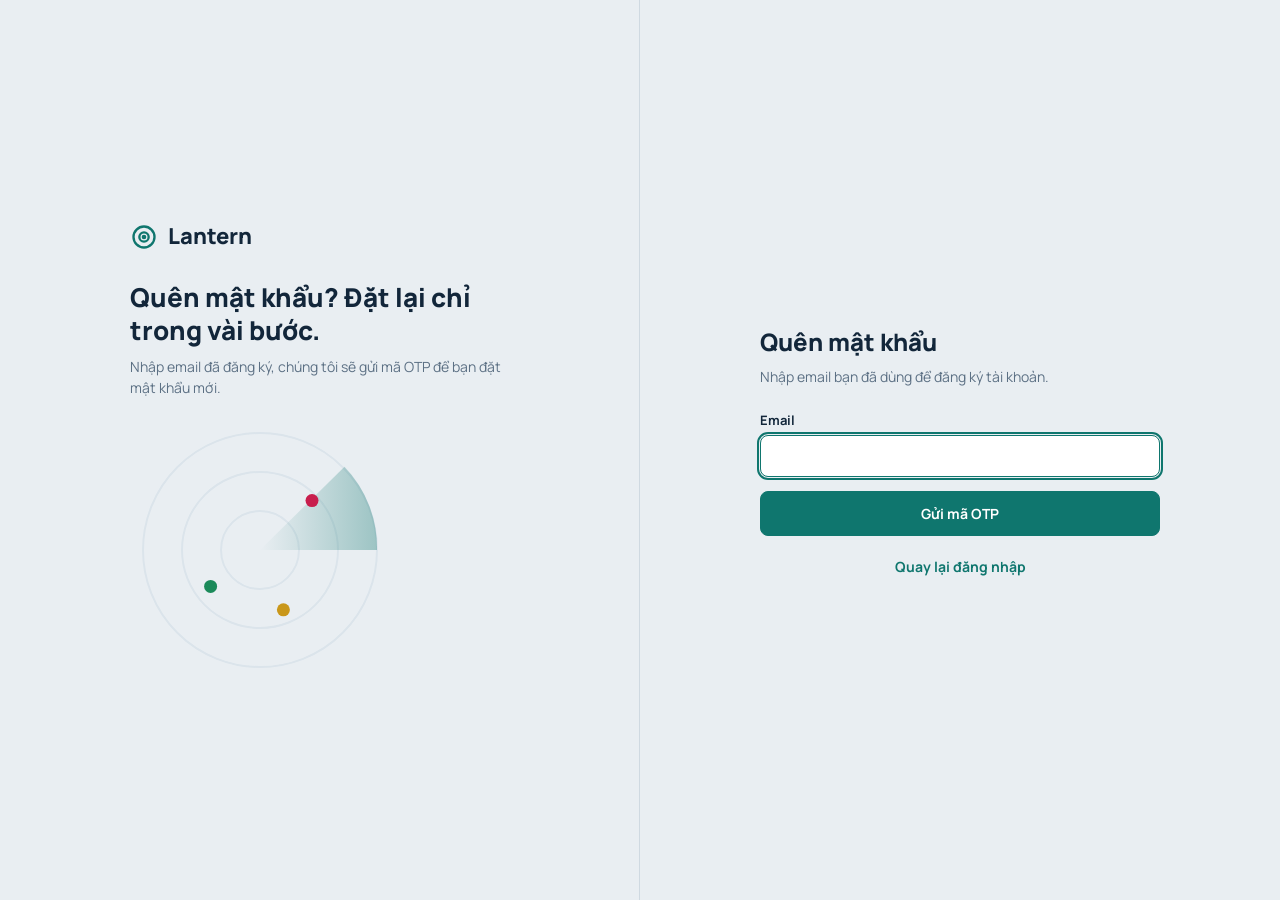
<file: pages/forgot.html>
<!DOCTYPE html>
<html lang="vi">
<head>
<meta charset="utf-8">
<meta name="viewport" content="width=device-width, initial-scale=1, viewport-fit=cover">
<title>Quên mật khẩu - Lantern</title>
<link rel="icon" type="image/svg+xml" href="/static/favicon.svg?v=2">
<link rel="icon" type="image/png" sizes="32x32" href="/static/favicon-32.png?v=2">
<link rel="shortcut icon" href="/static/favicon.ico?v=2">
<link rel="apple-touch-icon" href="/static/apple-touch-icon.png?v=2">
<link rel="preconnect" href="https://fonts.googleapis.com">
<link href="https://fonts.googleapis.com/css2?family=Manrope:wght@400;500;700;800&display=swap" rel="stylesheet">
<script src="/static/prefs.js?v=3"></script>
<link rel="stylesheet" href="/static/auth.css">
</head>
<body>
<aside class="side"><div class="in">
 <div class="brand"><svg viewBox="0 0 24 24" fill="none" stroke="var(--acc)" stroke-width="2"><circle cx="12" cy="12" r="9"/><circle cx="12" cy="12" r="4"/><circle cx="12" cy="12" r="1" fill="var(--acc)"/></svg>Lantern</div>
 <h2>Quên mật khẩu? Đặt lại chỉ trong vài bước.</h2>
 <p>Nhập email đã đăng ký, chúng tôi sẽ gửi mã OTP để bạn đặt mật khẩu mới.</p>
 <svg class="radar" viewBox="0 0 200 200" aria-hidden="true"><defs><linearGradient id="g" x1="0" y1="0" x2="1" y2="0"><stop offset="0" stop-color="var(--acc)" stop-opacity="0"/><stop offset="1" stop-color="var(--acc)" stop-opacity=".35"/></linearGradient></defs>
  <circle cx="100" cy="100" r="90" fill="none" stroke="var(--ring)" stroke-width="1.5"/><circle cx="100" cy="100" r="60" fill="none" stroke="var(--ring)" stroke-width="1.5"/><circle cx="100" cy="100" r="30" fill="none" stroke="var(--ring)" stroke-width="1.5"/>
  <path class="sweep" d="M100 100 L190 100 A90 90 0 0 0 165 36 Z" fill="url(#g)"/>
  <circle cx="140" cy="62" r="5" fill="var(--crit)"/><circle cx="62" cy="128" r="5" fill="var(--ok)"/><circle cx="118" cy="146" r="5" fill="var(--med)"/></svg>
</div></aside>
<main class="form"><div class="card">
 <h1>Quên mật khẩu</h1>
 <p class="sub">Nhập email bạn đã dùng để đăng ký tài khoản.</p>
 <div class="err" id="err" role="alert" aria-live="assertive"></div>
 <form id="f" novalidate>
  <label class="f"><span class="l">Email</span><span class="inp"><input type="email" name="email" id="email" autocomplete="email" maxlength="254" required autofocus></span></label>
  <button class="btn" id="go">Gửi mã OTP</button>
 </form>
 <p class="alt"><a href="/login">Quay lại đăng nhập</a></p>
</div></main>
<script>
const f=document.getElementById('f'),err=document.getElementById('err'),go=document.getElementById('go');
function showErr(m,el){err.textContent=m;err.classList.add('show');if(el){el.setAttribute('aria-invalid','true');el.focus()}}
f.addEventListener('submit',async e=>{e.preventDefault();err.classList.remove('show');f.email.removeAttribute('aria-invalid');
 const email=f.email.value.trim();
 if(!/^[^@\s]+@[^@\s]+\.[^@\s]{2,}$/.test(email))return showErr('Email không hợp lệ.',f.email);
 go.disabled=true;go.textContent='Đang gửi…';
 try{
  const r=await fetch('/api/auth/forgot',{method:'POST',headers:{'Content-Type':'application/json'},credentials:'same-origin',body:JSON.stringify({email})});
  if(r.ok){location.replace('/reset');return}
  let m='Yêu cầu thất bại ('+r.status+').';try{const j=await r.json();if(typeof j.detail==='string')m=j.detail}catch(_){}
  showErr(m);
 }catch(_){showErr('Không kết nối được máy chủ. Kiểm tra lại server rồi thử lại.')}
 go.disabled=false;go.textContent='Gửi mã OTP'});
</script>
</body>
</html>
</file>
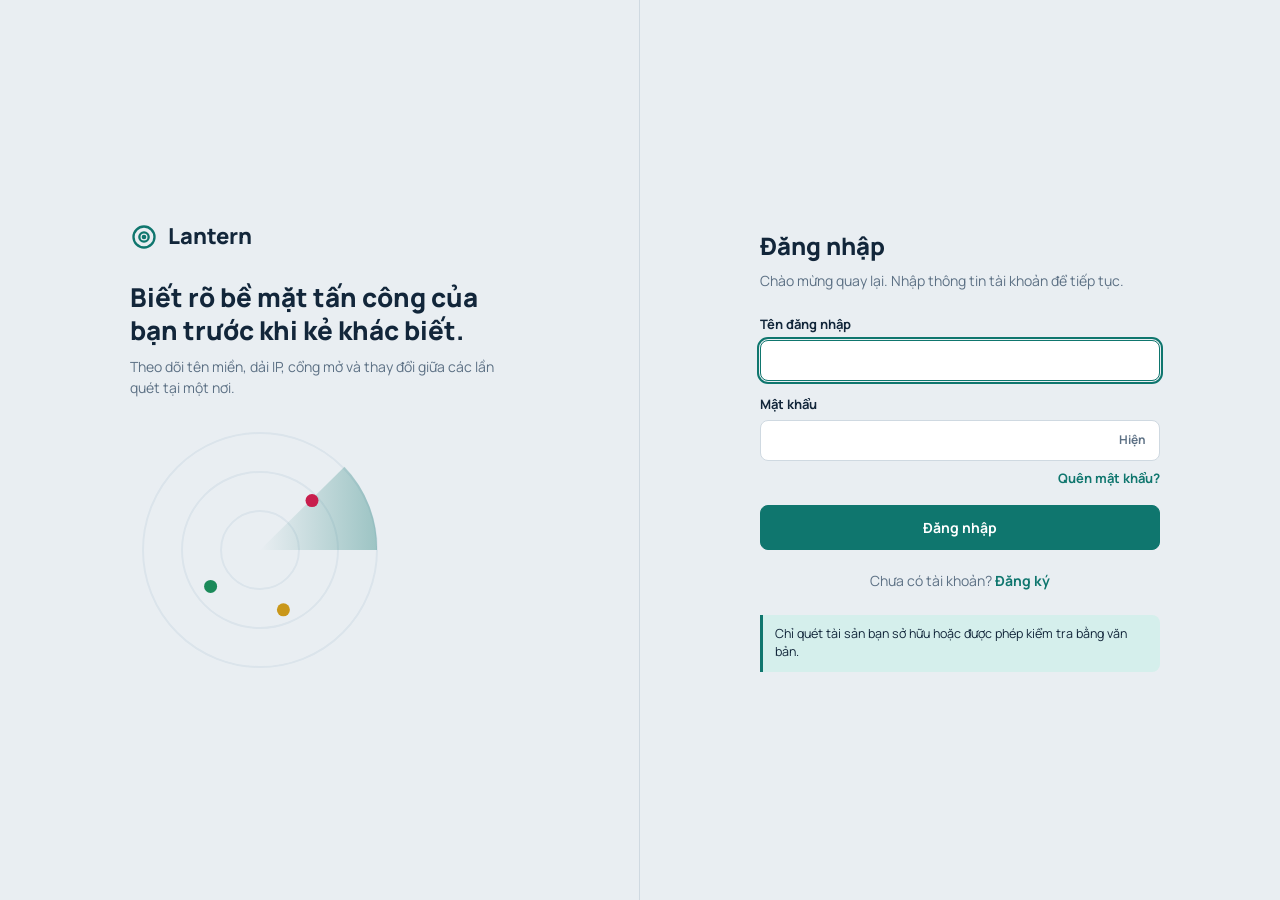
<file: pages/login.html>
<!DOCTYPE html>
<html lang="vi">
<head>
<meta charset="utf-8">
<meta name="viewport" content="width=device-width, initial-scale=1, viewport-fit=cover">
<title>Đăng nhập - Lantern</title>
<link rel="icon" type="image/svg+xml" href="/static/favicon.svg?v=2">
<link rel="icon" type="image/png" sizes="32x32" href="/static/favicon-32.png?v=2">
<link rel="shortcut icon" href="/static/favicon.ico?v=2">
<link rel="apple-touch-icon" href="/static/apple-touch-icon.png?v=2">
<link rel="preconnect" href="https://fonts.googleapis.com">
<link href="https://fonts.googleapis.com/css2?family=Manrope:wght@400;500;700;800&display=swap" rel="stylesheet">
<script src="/static/prefs.js?v=3"></script>
<link rel="stylesheet" href="/static/auth.css">
</head>
<body>
<aside class="side"><div class="in">
 <div class="brand"><svg viewBox="0 0 24 24" fill="none" stroke="var(--acc)" stroke-width="2"><circle cx="12" cy="12" r="9"/><circle cx="12" cy="12" r="4"/><circle cx="12" cy="12" r="1" fill="var(--acc)"/></svg>Lantern</div>
 <h2>Biết rõ bề mặt tấn công của bạn trước khi kẻ khác biết.</h2>
 <p>Theo dõi tên miền, dải IP, cổng mở và thay đổi giữa các lần quét tại một nơi.</p>
 <svg class="radar" viewBox="0 0 200 200" aria-hidden="true"><defs><linearGradient id="g" x1="0" y1="0" x2="1" y2="0"><stop offset="0" stop-color="var(--acc)" stop-opacity="0"/><stop offset="1" stop-color="var(--acc)" stop-opacity=".35"/></linearGradient></defs>
  <circle cx="100" cy="100" r="90" fill="none" stroke="var(--ring)" stroke-width="1.5"/><circle cx="100" cy="100" r="60" fill="none" stroke="var(--ring)" stroke-width="1.5"/><circle cx="100" cy="100" r="30" fill="none" stroke="var(--ring)" stroke-width="1.5"/>
  <path class="sweep" d="M100 100 L190 100 A90 90 0 0 0 165 36 Z" fill="url(#g)"/>
  <circle cx="140" cy="62" r="5" fill="var(--crit)"/><circle cx="62" cy="128" r="5" fill="var(--ok)"/><circle cx="118" cy="146" r="5" fill="var(--med)"/></svg>
</div></aside>
<main class="form"><div class="card">
 <h1>Đăng nhập</h1>
 <p class="sub">Chào mừng quay lại. Nhập thông tin tài khoản để tiếp tục.</p>
 <div class="okmsg" id="okmsg" role="status">Đặt lại mật khẩu thành công. Hãy đăng nhập bằng mật khẩu mới.</div>
 <div class="err" id="err" role="alert" aria-live="assertive"></div>
 <form id="f" novalidate>
  <label class="f"><span class="l">Tên đăng nhập</span><span class="inp"><input type="text" name="username" id="username" autocomplete="username" autocapitalize="none" spellcheck="false" maxlength="30" required autofocus></span></label>
  <label class="f"><span class="l">Mật khẩu</span><span class="inp pw"><input type="password" name="password" id="pw" autocomplete="current-password" maxlength="128" required><button type="button" class="eye" id="eye" aria-label="Hiện mật khẩu" aria-pressed="false">Hiện</button></span></label>
  <p class="fp"><a href="/forgot">Quên mật khẩu?</a></p>
  <button class="btn" id="go">Đăng nhập</button>
 </form>
 <p class="alt">Chưa có tài khoản? <a href="/register">Đăng ký</a></p>
 <div class="note">Chỉ quét tài sản bạn sở hữu hoặc được phép kiểm tra bằng văn bản.</div>
</div></main>
<script>
const f=document.getElementById('f'),err=document.getElementById('err'),go=document.getElementById('go'),pw=document.getElementById('pw'),eye=document.getElementById('eye');
function showErr(m,el){err.textContent=m;err.classList.add('show');document.querySelectorAll('input').forEach(i=>i.removeAttribute('aria-invalid'));if(el){el.setAttribute('aria-invalid','true');el.focus()}}
(function(){const q=new URLSearchParams(location.search),ok=document.getElementById('okmsg');
 if(q.get('registered')==='1'){
  ok.textContent='Đăng ký thành công! Hãy đăng nhập bằng tài khoản vừa tạo.';ok.classList.add('show');
  try{const u=sessionStorage.getItem('lantern_new_user');if(u){f.username.value=u;sessionStorage.removeItem('lantern_new_user');pw.focus()}}catch(_){}
 }else if(q.get('reset')==='1')ok.classList.add('show');
})();
eye.onclick=()=>{const show=pw.type==='password';pw.type=show?'text':'password';eye.textContent=show?'Ẩn':'Hiện';eye.setAttribute('aria-pressed',show);eye.setAttribute('aria-label',show?'Ẩn mật khẩu':'Hiện mật khẩu')};
f.addEventListener('submit',async e=>{e.preventDefault();err.classList.remove('show');
 const username=f.username.value.trim(),password=pw.value;
 if(!username)return showErr('Vui lòng nhập tên đăng nhập.',f.username);
 if(!password)return showErr('Vui lòng nhập mật khẩu.',pw);
 go.disabled=true;go.textContent='Đang đăng nhập…';
 try{
  const r=await fetch('/api/auth/login',{method:'POST',headers:{'Content-Type':'application/json'},credentials:'same-origin',body:JSON.stringify({username,password})});
  if(r.ok){location.replace('/');return}
  let m='Đăng nhập thất bại ('+r.status+').';try{const j=await r.json();if(typeof j.detail==='string')m=j.detail}catch(_){}
  showErr(m,r.status===429?null:pw);
 }catch(_){showErr('Không kết nối được máy chủ. Kiểm tra lại server rồi thử lại.')}
 go.disabled=false;go.textContent='Đăng nhập'});
</script>
</body>
</html>
</file>
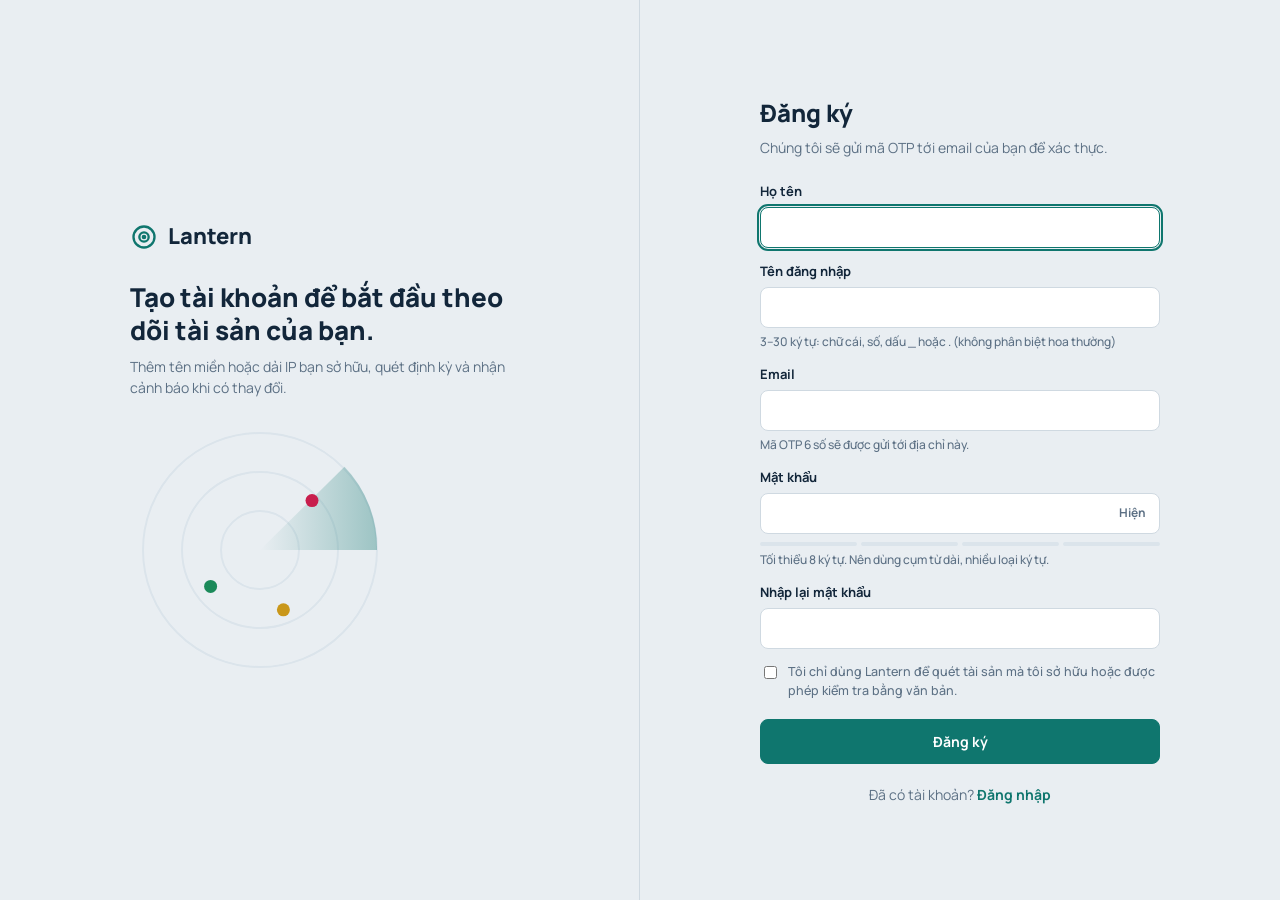
<file: pages/register.html>
<!DOCTYPE html>
<html lang="vi">
<head>
<meta charset="utf-8">
<meta name="viewport" content="width=device-width, initial-scale=1, viewport-fit=cover">
<title>Đăng ký - Lantern</title>
<link rel="icon" type="image/svg+xml" href="/static/favicon.svg?v=2">
<link rel="icon" type="image/png" sizes="32x32" href="/static/favicon-32.png?v=2">
<link rel="shortcut icon" href="/static/favicon.ico?v=2">
<link rel="apple-touch-icon" href="/static/apple-touch-icon.png?v=2">
<link rel="preconnect" href="https://fonts.googleapis.com">
<link href="https://fonts.googleapis.com/css2?family=Manrope:wght@400;500;700;800&display=swap" rel="stylesheet">
<script src="/static/prefs.js?v=3"></script>
<link rel="stylesheet" href="/static/auth.css">
</head>
<body>
<aside class="side"><div class="in">
 <div class="brand"><svg viewBox="0 0 24 24" fill="none" stroke="var(--acc)" stroke-width="2"><circle cx="12" cy="12" r="9"/><circle cx="12" cy="12" r="4"/><circle cx="12" cy="12" r="1" fill="var(--acc)"/></svg>Lantern</div>
 <h2>Tạo tài khoản để bắt đầu theo dõi tài sản của bạn.</h2>
 <p>Thêm tên miền hoặc dải IP bạn sở hữu, quét định kỳ và nhận cảnh báo khi có thay đổi.</p>
 <svg class="radar" viewBox="0 0 200 200" aria-hidden="true"><defs><linearGradient id="g" x1="0" y1="0" x2="1" y2="0"><stop offset="0" stop-color="var(--acc)" stop-opacity="0"/><stop offset="1" stop-color="var(--acc)" stop-opacity=".35"/></linearGradient></defs>
  <circle cx="100" cy="100" r="90" fill="none" stroke="var(--ring)" stroke-width="1.5"/><circle cx="100" cy="100" r="60" fill="none" stroke="var(--ring)" stroke-width="1.5"/><circle cx="100" cy="100" r="30" fill="none" stroke="var(--ring)" stroke-width="1.5"/>
  <path class="sweep" d="M100 100 L190 100 A90 90 0 0 0 165 36 Z" fill="url(#g)"/>
  <circle cx="140" cy="62" r="5" fill="var(--crit)"/><circle cx="62" cy="128" r="5" fill="var(--ok)"/><circle cx="118" cy="146" r="5" fill="var(--med)"/></svg>
</div></aside>
<main class="form"><div class="card">
 <h1>Đăng ký</h1>
 <p class="sub">Chúng tôi sẽ gửi mã OTP tới email của bạn để xác thực.</p>
 <div class="err" id="err" role="alert" aria-live="assertive"></div>
 <form id="f" novalidate>
  <label class="f"><span class="l">Họ tên</span><span class="inp"><input type="text" name="name" autocomplete="name" maxlength="80" required autofocus></span></label>
  <label class="f"><span class="l">Tên đăng nhập</span><span class="inp"><input type="text" name="username" autocomplete="username" autocapitalize="none" spellcheck="false" minlength="3" maxlength="30" required aria-describedby="unh"></span><span class="hint" id="unh">3–30 ký tự: chữ cái, số, dấu _ hoặc . (không phân biệt hoa thường)</span></label>
  <label class="f"><span class="l">Email</span><span class="inp"><input type="email" name="email" autocomplete="email" maxlength="254" required aria-describedby="emh"></span><span class="hint" id="emh">Mã OTP 6 số sẽ được gửi tới địa chỉ này.</span></label>
  <label class="f"><span class="l">Mật khẩu</span><span class="inp pw"><input type="password" name="password" id="pw" autocomplete="new-password" minlength="8" maxlength="128" required aria-describedby="pwh"><button type="button" class="eye" id="eye" aria-label="Hiện mật khẩu" aria-pressed="false">Hiện</button></span>
   <span class="meter" id="meter" data-s="0" aria-hidden="true"><i></i><i></i><i></i><i></i></span><span class="hint" id="pwh">Tối thiểu 8 ký tự. Nên dùng cụm từ dài, nhiều loại ký tự.</span></label>
  <label class="f"><span class="l">Nhập lại mật khẩu</span><span class="inp"><input type="password" name="confirm" autocomplete="new-password" maxlength="128" required></span></label>
  <label class="chk"><input type="checkbox" name="ok" required><span>Tôi chỉ dùng Lantern để quét tài sản mà tôi sở hữu hoặc được phép kiểm tra bằng văn bản.</span></label>
  <button class="btn" id="go">Đăng ký</button>
 </form>
 <p class="alt">Đã có tài khoản? <a href="/login">Đăng nhập</a></p>
</div></main>
<script>
const f=document.getElementById('f'),err=document.getElementById('err'),go=document.getElementById('go'),pw=document.getElementById('pw'),eye=document.getElementById('eye'),meter=document.getElementById('meter');
function showErr(m,el){err.textContent=m;err.classList.add('show');document.querySelectorAll('input').forEach(i=>i.removeAttribute('aria-invalid'));if(el){el.setAttribute('aria-invalid','true');el.focus()}}
eye.onclick=()=>{const show=pw.type==='password';pw.type=show?'text':'password';eye.textContent=show?'Ẩn':'Hiện';eye.setAttribute('aria-pressed',show);eye.setAttribute('aria-label',show?'Ẩn mật khẩu':'Hiện mật khẩu')};
function strength(p){if(!p)return 0;let s=0;if(p.length>=8)s++;if(p.length>=12)s++;if(/[a-z]/.test(p)&&/[A-Z]/.test(p))s++;if(/\d/.test(p)&&/[^A-Za-z0-9]/.test(p))s++;if(/^\d+$/.test(p))s=Math.min(s,1);return Math.max(1,Math.min(4,s))}
pw.addEventListener('input',()=>{meter.dataset.s=pw.value?strength(pw.value):0});
f.addEventListener('submit',async e=>{e.preventDefault();err.classList.remove('show');
 const name=f.name.value.trim(),username=f.username.value.trim().toLowerCase(),email=f.email.value.trim(),password=pw.value;
 if(!name)return showErr('Vui lòng nhập họ tên.',f.name);
 if(!/^[a-z0-9_.]{3,30}$/.test(username))return showErr('Tên đăng nhập gồm 3–30 ký tự: chữ cái, số, dấu _ hoặc .',f.username);
 if(!/^[^@\s]+@[^@\s]+\.[^@\s]{2,}$/.test(email))return showErr('Email không hợp lệ.',f.email);
 if(password.length<8)return showErr('Mật khẩu phải có ít nhất 8 ký tự.',pw);
 if(password!==f.confirm.value)return showErr('Mật khẩu nhập lại không khớp.',f.confirm);
 if(!f.ok.checked)return showErr('Bạn cần xác nhận cam kết sử dụng hợp pháp.',f.ok);
 go.disabled=true;go.textContent='Đang gửi mã…';
 try{
  const r=await fetch('/api/auth/register',{method:'POST',headers:{'Content-Type':'application/json'},credentials:'same-origin',body:JSON.stringify({name,username,email,password})});
  if(r.ok){location.replace('/verify');return}
  let m='Đăng ký thất bại ('+r.status+').';try{const j=await r.json();if(typeof j.detail==='string')m=j.detail}catch(_){}
  showErr(m,r.status===409?(/tên đăng nhập/i.test(m)?f.username:f.email):null);
 }catch(_){showErr('Không kết nối được máy chủ. Kiểm tra lại server rồi thử lại.')}
 go.disabled=false;go.textContent='Đăng ký'});
</script>
</body>
</html>
</file>
<file: static/auth.css>
:root{--bg:#e9eef2;--panel:#fff;--ink:#12263a;--mute:#5c7084;--line:#cfd9e1;--acc:#0f766e;--accbg:#d5efec;--crit:#c81e4d;--ok:#1b8a5a;--ring:#dbe4eb;--med:#c9971a;--high:#e0662a}
:root[data-theme="dark"]{--bg:#0e1a26;--panel:#152433;--ink:#e6eef5;--mute:#8ea3b5;--line:#2a3d4f;--acc:#3ccfc0;--accbg:#143a3a;--ring:#223648;--crit:#ff5c86;--ok:#43c98a;--med:#e8b83c;--high:#ff8b4d}
@media (prefers-color-scheme:dark){:root:not([data-theme]){--bg:#0e1a26;--panel:#152433;--ink:#e6eef5;--mute:#8ea3b5;--line:#2a3d4f;--acc:#3ccfc0;--accbg:#143a3a;--ring:#223648;--crit:#ff5c86;--ok:#43c98a;--med:#e8b83c;--high:#ff8b4d}}
:root[data-theme="light"]{color-scheme:light}:root[data-theme="dark"]{color-scheme:dark}
*{box-sizing:border-box}
body{margin:0;min-height:100vh;background:var(--bg);color:var(--ink);font:var(--fs,14px)/1.5 Manrope,system-ui,-apple-system,"Segoe UI",sans-serif;display:grid;grid-template-columns:minmax(0,1fr) minmax(0,1fr);padding:env(safe-area-inset-top,0) 0 env(safe-area-inset-bottom,0)}
button,input{font:inherit;color:inherit}
.side{display:flex;align-items:center;justify-content:center;padding:40px;border-right:1px solid var(--line)}
.side .in{max-width:380px}
.brand{display:flex;align-items:center;gap:10px;font-weight:800;font-size:22px;margin-bottom:28px}
.brand svg{width:28px;height:28px}
.side h2{font-size:26px;line-height:1.25;margin:0 0 10px;font-weight:800}
.side p{color:var(--mute);margin:0 0 22px}
.radar{width:100%;max-width:260px;display:block;margin-top:8px}
.sweep{transform-origin:100px 100px;animation:sw 4s linear infinite}
@keyframes sw{to{transform:rotate(360deg)}}
.form{display:flex;align-items:center;justify-content:center;padding:40px 28px}
.card{width:100%;max-width:400px}
.card h1{font-size:24px;font-weight:800;margin:0 0 6px}
.card .sub{color:var(--mute);margin:0 0 24px}
label.f{display:block;font-weight:700;font-size:13px;margin:0 0 14px}
label.f span.l{display:block;margin-bottom:5px}
.inp{position:relative}
.inp input{width:100%;background:var(--panel);border:1px solid var(--line);border-radius:8px;padding:10px 12px;min-width:0}
.inp input:focus-visible{outline:2px solid var(--acc);outline-offset:1px;border-color:var(--acc)}
.inp input[aria-invalid="true"]{border-color:var(--crit)}
.inp .eye{position:absolute;right:6px;top:50%;transform:translateY(-50%);border:0;background:none;color:var(--mute);cursor:pointer;padding:6px 8px;font-size:12px;font-weight:700}
.inp .eye:focus-visible{outline:2px solid var(--acc);border-radius:6px}
.inp.pw input{padding-right:64px}
.hint{display:block;color:var(--mute);font-size:12px;font-weight:500;margin-top:5px}
.meter{display:flex;gap:4px;margin-top:8px}
.meter i{flex:1;height:4px;border-radius:9px;background:var(--ring)}
.meter[data-s="1"] i:nth-child(-n+1){background:var(--crit)}
.meter[data-s="2"] i:nth-child(-n+2){background:var(--high)}
.meter[data-s="3"] i:nth-child(-n+3){background:var(--med)}
.meter[data-s="4"] i:nth-child(-n+4){background:var(--ok)}
.chk{display:flex;gap:8px;align-items:flex-start;font-size:12.5px;color:var(--mute);margin:4px 0 18px;font-weight:500}
.chk input{margin-top:3px;flex:none;accent-color:var(--acc)}
.btn{width:100%;border:1px solid var(--acc);background:var(--acc);color:#fff;font-weight:700;padding:11px 14px;border-radius:8px;cursor:pointer}
:root[data-theme="dark"] .btn{color:#06201d}
.btn:hover{filter:brightness(1.06)}
.btn:focus-visible{outline:2px solid var(--ink);outline-offset:2px}
.btn[disabled]{opacity:.6;cursor:progress}
.err{display:none;margin:0 0 16px;padding:10px 12px;border-left:3px solid var(--crit);background:color-mix(in srgb,var(--crit) 12%,var(--panel));border-radius:0 8px 8px 0;font-size:13px}
.err.show{display:block}
.alt{margin:20px 0 0;text-align:center;color:var(--mute)}
.alt a{color:var(--acc);font-weight:700;text-decoration:none}
.alt a:hover{text-decoration:underline}
.note{margin-top:24px;padding:10px 12px;border-left:3px solid var(--acc);background:var(--accbg);border-radius:0 8px 8px 0;font-size:12.5px}
@media(max-width:820px){body{grid-template-columns:1fr}.side{display:none}.form{padding:28px 16px}}

/* ---- trang xác thực OTP ---- */
.otp{display:grid;grid-template-columns:repeat(6,minmax(0,1fr));gap:8px;margin:0 0 18px}
.otp input{width:100%;min-width:0;text-align:center;font-size:22px;font-weight:800;padding:12px 0;background:var(--panel);border:1px solid var(--line);border-radius:8px}
.otp input:focus-visible{outline:2px solid var(--acc);outline-offset:1px;border-color:var(--acc)}
.otp[data-bad="1"] input{border-color:var(--crit)}
.okmsg{display:none;margin:0 0 16px;padding:10px 12px;border-left:3px solid var(--ok);background:color-mix(in srgb,var(--ok) 12%,var(--panel));border-radius:0 8px 8px 0;font-size:13px}
.okmsg.show{display:block}
.linkbtn{border:0;background:none;color:var(--acc);font-weight:700;cursor:pointer;padding:0}
.linkbtn:hover:not([disabled]){text-decoration:underline}
.linkbtn[disabled]{color:var(--mute);cursor:default}
.linkbtn:focus-visible{outline:2px solid var(--acc);border-radius:4px}
.mail{font-weight:800;color:var(--ink)}
.fp{margin:-6px 0 16px;text-align:right;font-size:13px}
.fp a{color:var(--acc);font-weight:700;text-decoration:none}
.fp a:hover{text-decoration:underline}
.tick{width:56px;height:56px;border-radius:50%;background:color-mix(in srgb,var(--ok) 16%,var(--panel));color:var(--ok);display:flex;align-items:center;justify-content:center;margin:0 0 18px}
.tick svg{width:28px;height:28px}
.gologin{display:block;text-align:center;text-decoration:none}
[hidden]{display:none!important}

/* ---- cài đặt người dùng (static/prefs.js) ---- */
:root[data-fs="sm"]{--fs:13px}:root[data-fs="lg"]{--fs:16px}
:root[data-accent="blue"]{--acc:#2563eb;--accbg:#dbe6fd}
:root[data-accent="violet"]{--acc:#7c3aed;--accbg:#e8defc}
:root[data-accent="orange"]{--acc:#c2410c;--accbg:#fde5d4}
:root[data-accent="rose"]{--acc:#be123c;--accbg:#fcdbe4}
:root[data-theme="dark"][data-accent="blue"]{--acc:#6aa5ff;--accbg:#16294d}
:root[data-theme="dark"][data-accent="violet"]{--acc:#a78bfa;--accbg:#2a2150}
:root[data-theme="dark"][data-accent="orange"]{--acc:#fb923c;--accbg:#46260f}
:root[data-theme="dark"][data-accent="rose"]{--acc:#fb7185;--accbg:#4a1626}
</file>
